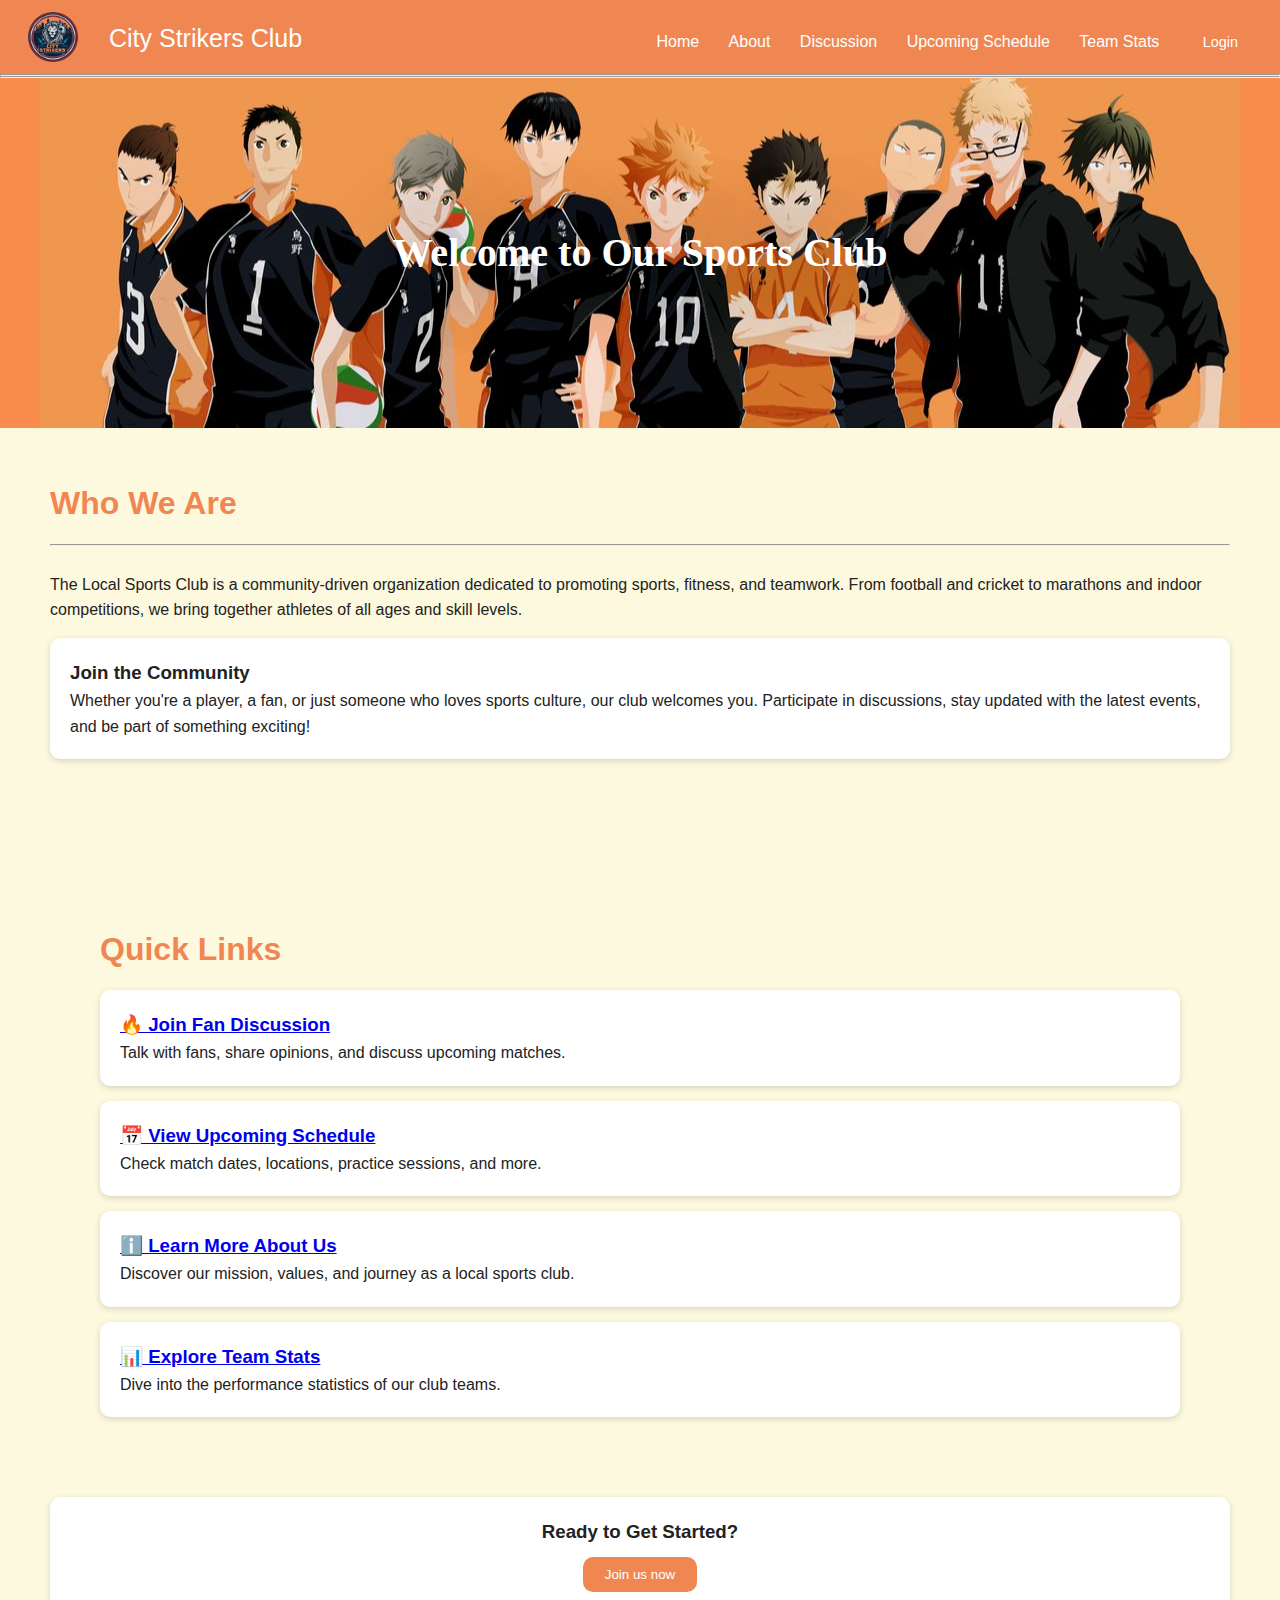
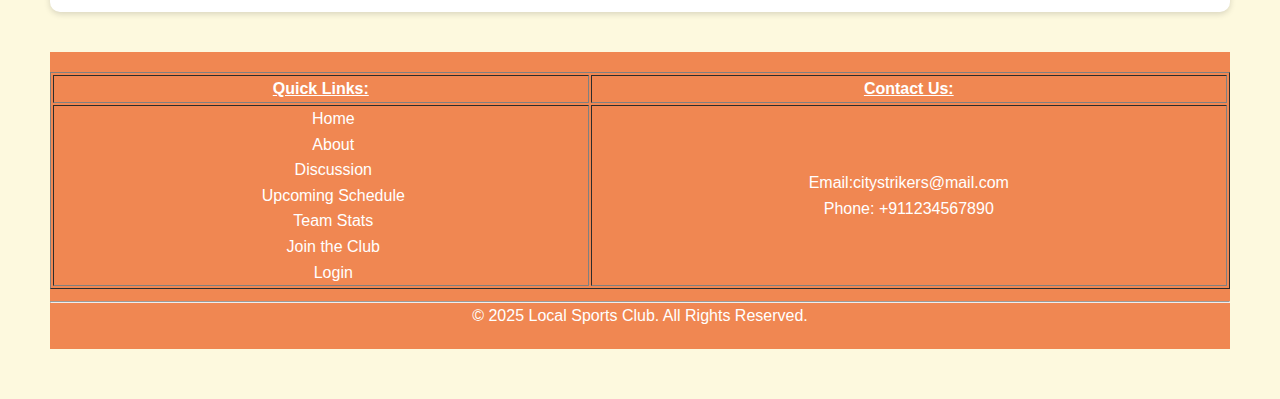
<file: index.html>
<!DOCTYPE html>
<html lang="en">
<head>
    <meta charset="UTF-8">
    <meta name="viewport" content="width='device-width', initial-scale=1.0">
    <link rel="stylesheet" href="stylee.css">
    <link rel="icon" href="favicon.ico"/>
    <title>City Strikers | Home</title>
</head>
<body>
<header>
     <div class="lt">
    <img src="iconclear.png" alt="Club Logo" class="clublogo">
    <span class="cn"><a href="index.html">City Strikers Club</a></span></div>
 <nav>
     <a href="index.html">Home</a>
     <a href="about.html">About</a>
     <a href="discussion.html">Discussion</a>
     <a href="schedule.html">Upcoming Schedule</a>
     <a href="teams.html" class="active">Team Stats</a>
     <a href="login.html"><button type="button" style="padding:6px 14px; font-size:0.9rem;">Login</button></a>
 </nav>
</header>   
<hr>
<hr>
<div class="hero">
Welcome to Our Sports Club
</div>
<section>
<h2>Who We Are</h2>
<hr>
<br>
<p>
The Local Sports Club is a community-driven organization dedicated to promoting sports,
fitness, and teamwork. From football and cricket to marathons and indoor competitions,
we bring together athletes of all ages and skill levels.
</p>
<div class="card">
<h3 class="">Join the Community</h3>
<p>
Whether you're a player, a fan, or just someone who loves sports culture,
our club welcomes you. Participate in discussions, stay updated with the
latest events, and be part of something exciting!
</p>
</div>
</section>
<section>
    
<section>
<h2>Quick Links</h2>
<div class="card">
<h3><a href="discussion.html">🔥 Join Fan Discussion</a></h3>
<p>Talk with fans, share opinions, and discuss upcoming matches.</p>
</div>
<div class="card">
<h3><a href="schedule.html">📅 View Upcoming Schedule</a></h3>
<p>Check match dates, locations, practice sessions, and more.</p>
</div>
<div class="card">
<h3><a href="about.html">ℹ️ Learn More About Us</a></h3>
<p>Discover our mission, values, and journey as a local sports club.</p>
</div>
<div class="card">
<h3><a href="teams.html">📊 Explore Team Stats</a></h3>
<p>Dive into the performance statistics of our club teams.</p>
</div>
</section>
<div class="card"><center>
<h3>Ready to Get Started?</h3>
    <a href="joinform.html"><button>Join us now</button></a></center>
</div>
<footer>
    <table style="width:100%;margin-bottom:12px;" border="1">
        <tr>
            <td><strong><u>Quick Links:</u></strong></td>
            <td><strong><u>Contact Us:</u></strong></td>
        </tr>
        <tr>
            <td><nav>
                <a href="index.html">Home</a><br>
                <a href="about.html">About</a><br>
                <a href="discussion.html">Discussion</a><br>
                <a href="schedule.html">Upcoming Schedule</a><br>
                <a href="teams.html">Team Stats</a><br>
                <a href="joinform.html">Join the Club</a><br>
                <a href="login.html">Login</a></nav>
            </td>
            <td>
                <p>Email:citystrikers@mail.com</p>
                <p>Phone: +911234567890</p></td>
    </table><hr>

<p>&copy; 2025 Local Sports Club. All Rights Reserved.</p>
</footer>
</body>
</html>
</file>
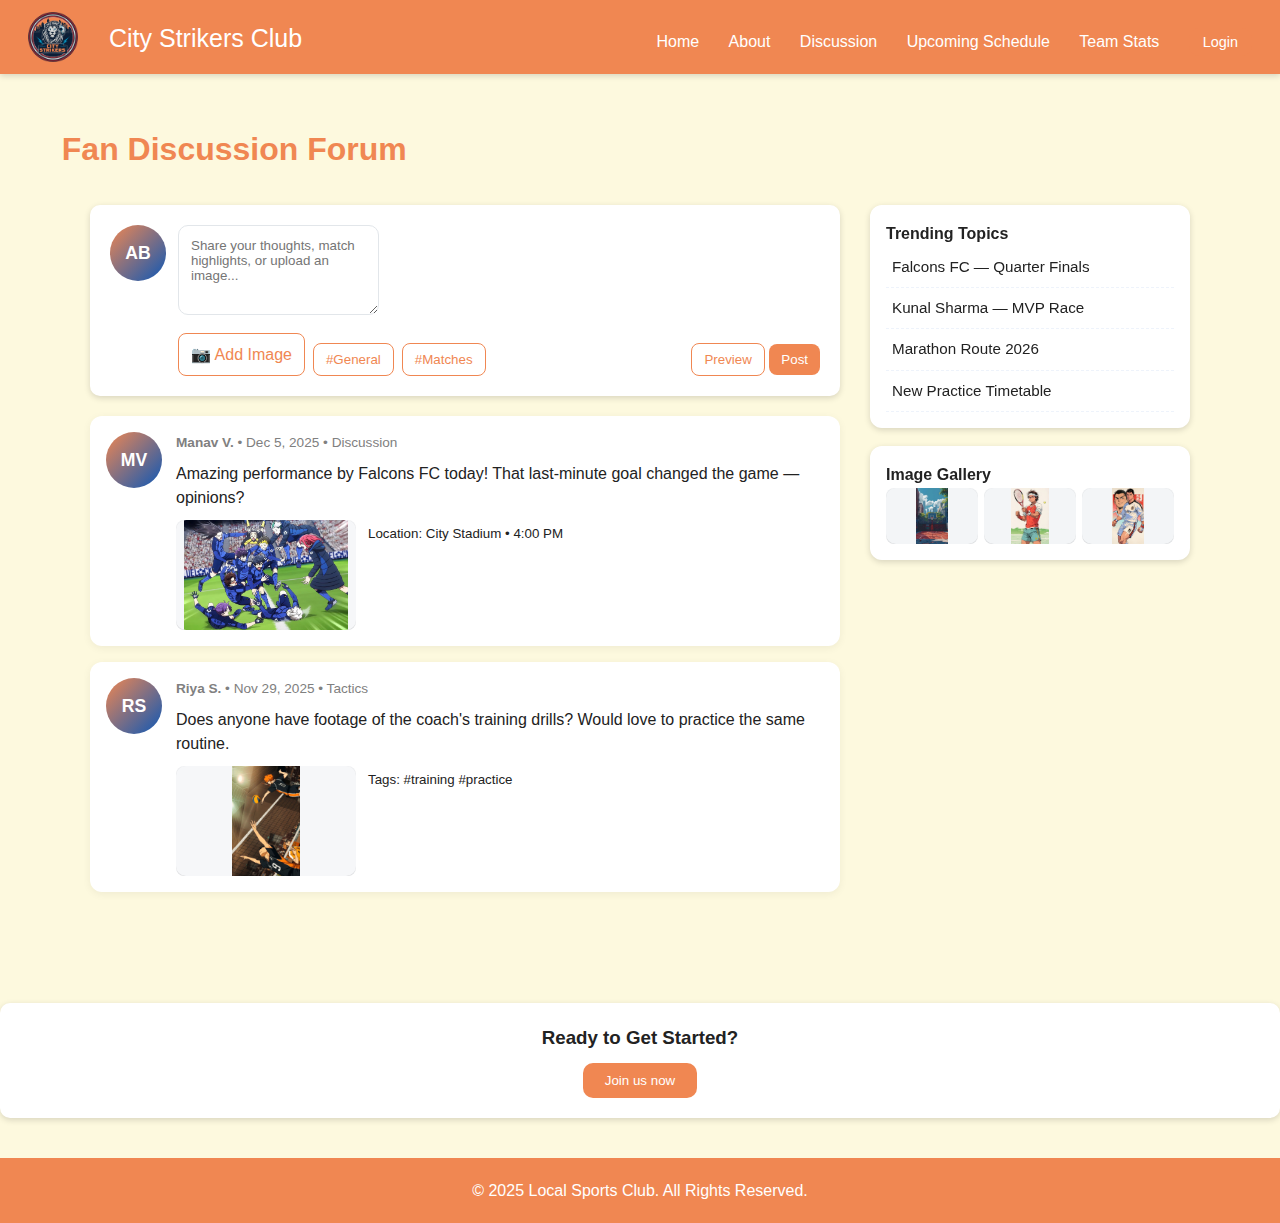
<file: discussion.html>
<!DOCTYPE html>
<html lang="en">
<head>
  <meta charset="UTF-8" />
  <meta name="viewport" content="width=device-width, initial-scale=1.0" />
  <link rel="icon" type="images/x-icon" href="favicon.ico"/>
  <title>City Strikers | Discussion Forum</title>
  <link rel="stylesheet" href="stylee.css" />
</head>
<body>
<header>
     <div class="lt">
    <img src="iconclear.png" alt="Club Logo" class="clublogo">
    <span class="cn"><a href="Home.html">City Strikers Club</a></span></div>
    <nav>
      <a href="index.html">Home</a>
      <a href="about.html">About</a>
      <a href="discussion.html">Discussion</a>
      <a href="schedule.html">Upcoming Schedule</a>
      <a href="teams.html" class="active">Team Stats</a>
      <a href="login.html"><button style="padding:6px 14px; font-size:0.9rem;">Login</button></a>
    </nav>
  </header>

  <section>
    <h2 style="margin-left:1%;">Fan Discussion Forum</h2>

    <div class="discussion-container">

      <div>
        <div class="post-box">
          <div class="post-input">
            <div class="avatar">AB</div>
            <div style="flex:1;">
              <textarea class="discussion-box" placeholder="Share your thoughts, match highlights, or upload an image..."></textarea>
          <div class="post-actions">
                <div style="display:flex;gap:8px;align-items:center;">
                  <label class="btn-secondary" style="cursor:pointer;">
               📷 Add Image
                   <input type="file" accept="image/*" style="display:none">
                  </label>
                  <button class="btn-secondary">#General</button>
          <button class="btn-secondary">#Matches</button>
                </div>
                <div>
                  <button class="btn-secondary">Preview</button>
             <button style="background:var(--primary); color:white; padding:8px 12px; border-radius:8px; border:none;">Post</button>
                </div>
        </div>
            </div>
          </div>
        </div>

        <div class="posts-list">

          <article class="post">
            <div class="avatar">MV</div>
            <div class="post-content">
              <div class="post-meta"><strong>Manav V.</strong> • Dec 5, 2025 • <span>Discussion</span></div>
              <div class="post-text">Amazing performance by Falcons FC today! That last-minute goal changed the game — opinions?</div>
              <div style="display:flex;gap:12px;align-items:flex-start;">
                <div class="image-slot">
                  <img src="i3.jpg" alt="Falcons Match">
                </div>
                <div style="flex:1;">
                  <small>Location: City Stadium • 4:00 PM</small>
                </div>
              </div>
            </div>
          </article>
          <article class="post">
            <div class="avatar">RS</div>
            <div class="post-content">
              <div class="post-meta"><strong>Riya S.</strong> • Nov 29, 2025 • <span>Tactics</span></div>
              <div class="post-text">Does anyone have footage of the coach's training drills? Would love to practice the same routine.</div>
              <div style="display:flex;gap:12px;align-items:flex-start;">
                <div class="image-slot">
                  <img src="i4.jpg" height="50px" width="100px" alt="Training Drill">
                </div>
                <div style="flex:1;">
                  <small>Tags: #training #practice</small>
                </div>
              </div>
            </div>
          </article>

    

 </div>
  </div>
      <aside class="sidebar">
        <div class="card-compact">
          <h4>Trending Topics</h4>
          <ul class="trending-list">
            <li>Falcons FC — Quarter Finals</li>
            <li>Kunal Sharma — MVP Race</li>
            <li>Marathon Route 2026</li>
            <li>New Practice Timetable</li>
          </ul>
        </div>
        <div class="card-compact">
          <h4>Image Gallery</h4>
          <div style="display:grid;grid-template-columns:repeat(3,1fr);gap:6px;">
            <div style="background:#f3f5f7;height:56px;border-radius:8px;overflow:hidden;"><img src="i5.jpg" style="width:100%;height:100%;object-fit:scale-down"></div>
            <div style="background:#f3f5f7;height:56px;border-radius:8px;overflow:hidden;"><img src="i6.jpg" style="width:100%;height:100%;object-fit:scale-down"></div>
            <div style="background:#f3f5f7;height:56px;border-radius:8px;overflow:hidden;"><img src="i7.jpg" style="width:100%;height:100%;object-fit:scale-down"></div>
          </div>
        </div>

      </aside>

    </div>
  </section>
  <div class="card"><center>
<h3>Ready to Get Started?</h3>
    <a href="joinform.html"><button>Join us now</button></a></center>
</div>

  <footer>
    <p>&copy; 2025 Local Sports Club. All Rights Reserved.</p>
  </footer>
</body>
</html>
</file>
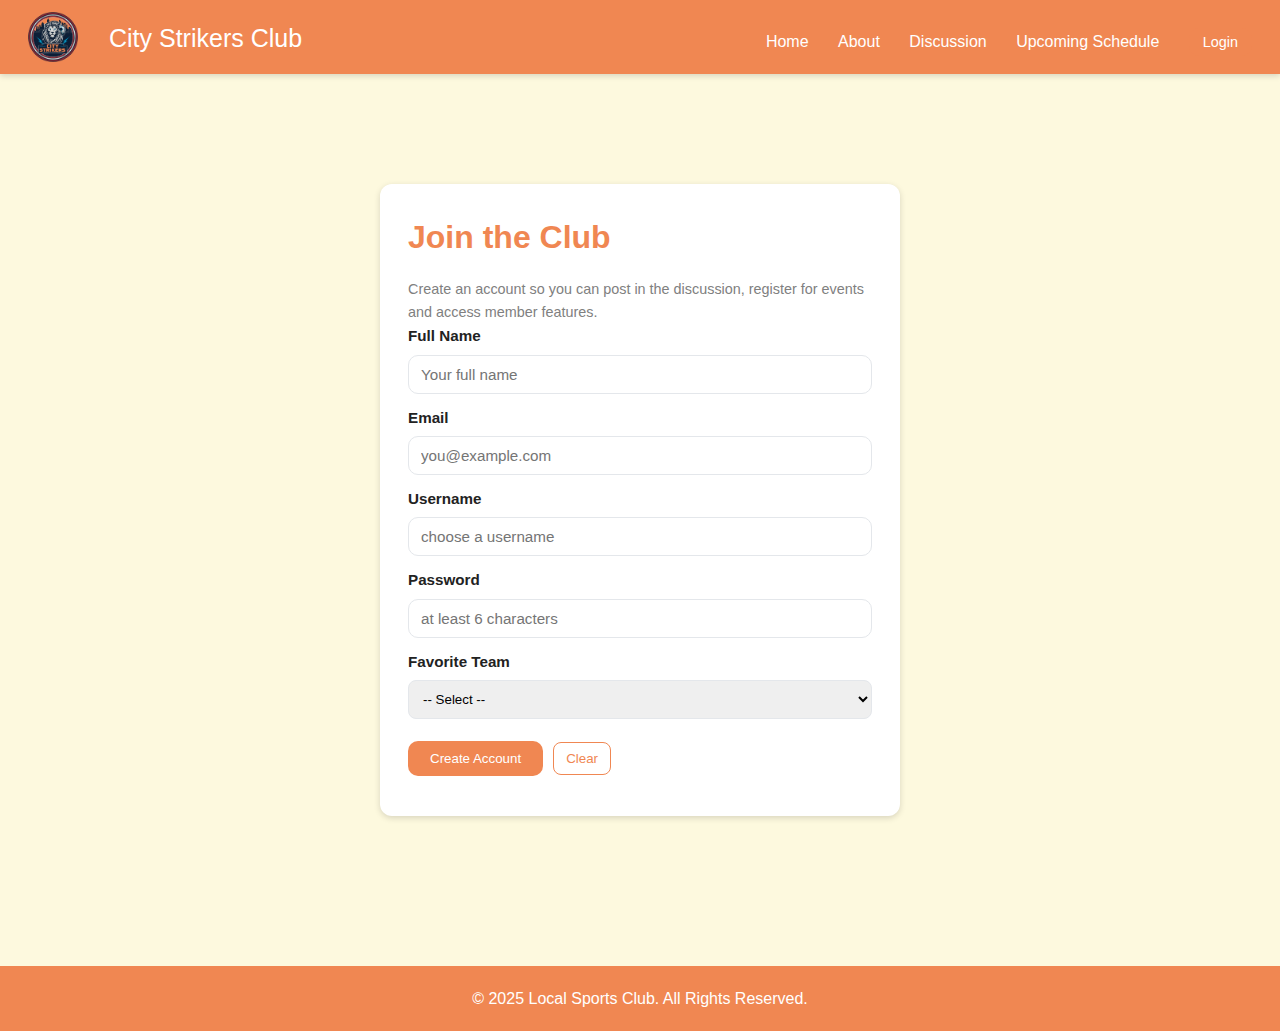
<file: joinform.html>
<!DOCTYPE html>
<html lang="en">
<head>
  <meta charset="utf-8" />
  <meta name="viewport" content="width=device-width, initial-scale=1" />
  <title>Join the Club | City Strikers</title>
  <link rel="icon" type="images/x-icon" href="favicon.ico"/>
  <link rel="stylesheet" href="stylee.css" />
  <style>
    .join-container {
      max-width: 520px;
      margin: 60px auto;
      background: var(--card-bg);
      padding: 28px;
      border-radius: 12px;
      box-shadow: var(--shadow);
    }

    .form-row { margin-bottom: 12px; }
    label { display:block; font-weight:600; margin-bottom:6px; }
    input, select { width:100%; padding:10px; border-radius:8px; border:1px solid #e4e7eb; }
    .small { font-size:0.9rem; color:gray; margin-top:6px; }
    .success { color: #0b6b3a; font-weight:600; }
    .error { color: #b00020; font-weight:600; }
  </style>
</head>
<body>
  <header>
     <div class="lt">
    <img src="iconclear.png" alt="Club Logo" class="clublogo">
    <span class="cn"><a href="Home.html">City Strikers Club</a></span></div>
    <nav>
      <a href="index.html">Home</a>
      <a href="about.html">About</a>
      <a href="discussion.html">Discussion</a>
      <a href="schedule.html">Upcoming Schedule</a>
      <a href="login.html"><button style="padding:6px 14px; font-size:0.9rem;">Login</button></a>
    </nav>
  </header>

  <section>
    <div class="join-container">
      <h2>Join the Club</h2>
      <p class="small">Create an account so you can post in the discussion, register for events and access member features.</p>

      <form id="joinForm">
        <div class="form-row">
          <label for="fullName">Full Name</label>
          <input id="fullName" name="fullName" type="text" required placeholder="Your full name">
        </div>

        <div class="form-row">
          <label for="email">Email</label>
          <input id="email" name="email" type="email" required placeholder="you@example.com">
        </div>

        <div class="form-row">
          <label for="username">Username</label>
          <input id="username" name="username" type="text" required placeholder="choose a username">
        </div>

        <div class="form-row">
          <label for="password">Password</label>
          <input id="password" name="password" type="password" required placeholder="at least 6 characters">
        </div>

        <div class="form-row">
          <label for="favoriteTeam">Favorite Team</label>
          <select id="favoriteTeam" name="favoriteTeam">
            <option value="">-- Select --</option>
            <option>Falcons FC</option>
            <option>Thunder Hoopers</option>
            <option>Royal Strikers</option>
            <option>Spike Masters</option>
            <option>Smash Warriors</option>
          </select>
        </div>

        <div style="display:flex;gap:10px;align-items:center;">
          <button type="submit">Create Account</button>
          <button type="button" id="clearBtn" class="btn-secondary">Clear</button>
        </div>

        <p id="message" class="small" style="margin-top:12px;"></p>
      </form>

    </div>
  </section>

  <footer>
    <p>&copy; 2025 Local Sports Club. All Rights Reserved.</p>
  </footer>
<script>
    // Very simple client-side account storage using localStorage.
    // NOT secure for production. This is for demo/assignment purposes only.

    const form = document.getElementById('joinForm');
    const message = document.getElementById('message');
    const clearBtn = document.getElementById('clearBtn');

    // Helper: get stored users (array)
    function getStoredUsers(){
      try{
        const raw = localStorage.getItem('sportsClubUsers');
        return raw ? JSON.parse(raw) : [];
      }catch(e){ return []; }
    }

    // Helper: save users array
    function saveUsers(users){
      localStorage.setItem('sportsClubUsers', JSON.stringify(users));
    }

    // Simple (insecure) string obfuscation for password using btoa. For demo only.
    function obfuscatePassword(pwd){
      try{ return btoa(pwd); }catch(e){ return pwd; }
    }

    form.addEventListener('submit', function(e){
      e.preventDefault();
      message.textContent = '';

      const fullName = form.fullName.value.trim();
      const email = form.email.value.trim().toLowerCase();
      const username = form.username.value.trim();
      const password = form.password.value;
      const favoriteTeam = form.favoriteTeam.value;

      if(password.length < 6){
        message.textContent = 'Password must be at least 6 characters.';
        message.className = 'error';
        return;
      }

      const users = getStoredUsers();

      // Check for duplicate email or username
      if(users.some(u => u.email === email)){
        message.textContent = 'An account with that email already exists.';
        message.className = 'error';
        return;
      }
      if(users.some(u => u.username === username)){
        message.textContent = 'Username already taken. Choose another.';
        message.className = 'error';
        return;
      }

      const newUser = {
        id: Date.now(),
        fullName,
        email,
        username,
        password: obfuscatePassword(password),
        favoriteTeam,
      };

      users.push(newUser);
      saveUsers(users);

      message.textContent = 'Account created successfully! Redirecting to login...';
      message.className = 'success';

      // small delay then redirect to login page so user sees message
      setTimeout(() => { window.location.href = 'login.html'; }, 1000);
    });

    clearBtn.addEventListener('click', function(){
      form.reset();
      message.textContent = '';
    });
  </script>
 
  
</body>
</html>
</file>
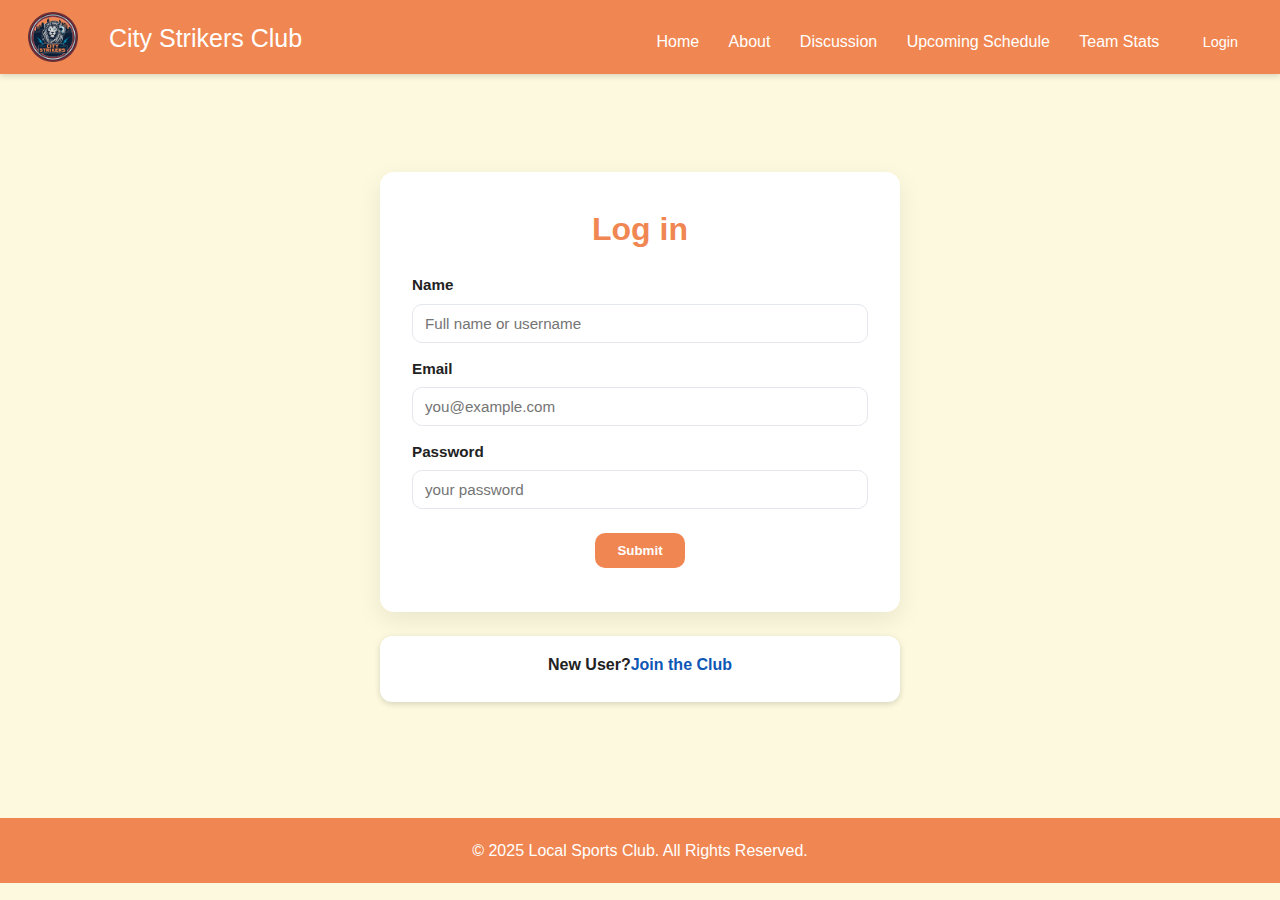
<file: login.html>
<!DOCTYPE html>
<html lang="en">
<head>
  <meta charset="utf-8" />
  <meta name="viewport" content="width=device-width, initial-scale=1" />
  <title>Login | City Strikers</title>
  <link rel="icon" type="images/x-icon" href="favicon.ico"/>
  <link rel="stylesheet" href="stylee.css" />
  <style>
    @media (max-width: 600px) {
      .login-card { padding: 20px; }
      .login-wrap { margin: 28px auto; }
    }
  </style>
</head>
<body>
  <header>
    <div class="lt">
      <img src="iconclear.png" alt="Club Logo" class="clublogo">
      <span class="cn"><a href="index.html">City Strikers Club</a></span>
    </div>
    <nav>
      <a href="index.html">Home</a>
      <a href="about.html">About</a>
      <a href="discussion.html">Discussion</a>
      <a href="schedule.html">Upcoming Schedule</a>
      <a href="teams.html">Team Stats</a>
      <a href="login.html"><button style="padding:6px 14px; font-size:0.9rem;">Login</button></a>
    </nav>
  </header>

  <main class="login-wrap">
    <section>
      <div class="card login-card">
        <h2>Log in</h2>

        <form id="loginForm" novalidate>
          <div class="form-row">
            <label for="name">Name</label>
            <input type="text" id="name" name="name" placeholder="Full name or username">
            <div id="nameError" class="error" style="font-weight:600;margin-top:6px"></div>
          </div>

          <div class="form-row">
            <label for="email">Email</label>
            <input type="email" id="email" name="email" placeholder="you@example.com" required>
            <div id="emailError" class="error" style="font-weight:600;margin-top:6px"></div>
          </div>

          <div class="form-row">
            <label for="password">Password</label>
            <input type="password" id="password" name="password" placeholder="your password" required>
            <div id="passwordError" class="error" style="font-weight:600;margin-top:6px"></div>
          </div>

          <div class="btn-row">
            <button type="submit" class="btn-primary">Submit</button>
          </div>

          <p id="message" role="status" aria-live="polite" class="small"></p>
        </form>
      </div>

      <div class="card small-cta">
        <h4 style="margin:0 0 8px 0">New User?</h4>
        <a href="joinform.html">Join the Club</a>
      </div>
    </section>
  </main>
<footer>  
<p>&copy; 2025 Local Sports Club. All Rights Reserved.</p>
  </footer>

  <script>
    (function() {
      const form = document.getElementById('loginForm');
      const msg = document.getElementById('message');

      function clearErrors() {
        document.getElementById("nameError").textContent = "";
        document.getElementById("emailError").textContent = "";
        document.getElementById("passwordError").textContent = "";
        msg.textContent = "";
        msg.className = 'small';
      }

      const emailPattern = /^[a-zA-Z0-9._%+-]+@[a-zA-Z0-9.-]+\.[a-zA-Z]{2,}$/;

      function getStoredUsers(){
        try {
          const raw = localStorage.getItem('sportsClubUsers');
          return raw ? JSON.parse(raw) : [];
        } catch(e) {
          return [];
        }
      }

      function encodePassword(pwd){
        try { return btoa(pwd); }
        catch(e) { return pwd; }
      }

      form.addEventListener('submit', function(e) {
        e.preventDefault();
        clearErrors();

        let isValid = true;
        const name = document.getElementById("name").value.trim();
        const email = document.getElementById("email").value.trim();
        const password = document.getElementById("password").value;

        if (email === "") {
          document.getElementById("emailError").textContent = "Email is required.";
          isValid = false;
        } else if (!emailPattern.test(email)) {
          document.getElementById("emailError").textContent = "Invalid email format.";
          isValid = false;
        }

        if (!password) {
          document.getElementById("passwordError").textContent = "Password is required.";
          isValid = false;
        } else if (password.length < 6) {
          document.getElementById("passwordError").textContent = "Password must be at least 6 characters.";
          isValid = false;
        }

        if (!isValid) return;

        const users = getStoredUsers();
        const byEmail = users.find(u => u.email === email.toLowerCase());
        let user = byEmail || null;

        if (!user && name) {
          const lowerName = name.toLowerCase();
          user = users.find(u =>
            (u.username && u.username.toLowerCase() === lowerName) ||
            (u.fullName && u.fullName.toLowerCase() === lowerName)
          );
        }

        if (!user) {
          msg.textContent = 'No account found with that email (or name).';
          msg.className = 'small error';
          return;
        }

        const encoded = encodePassword(password);
        if (encoded === user.password) {
          try {
            localStorage.setItem('sportsClubSession', JSON.stringify({ userId: user.id, loggedAt: Date.now() }));
          } catch(e) { /* ignore */ }

          msg.textContent = 'Login successful — redirecting to Home...';
          msg.className = 'small success';

          setTimeout(() => { window.location.href = 'index.html'; }, 700);
        } else {
          msg.textContent = 'Incorrect password.';
          msg.className = 'small error';
        }
      });
    })();
  </script>
</body>
</html>
</file>
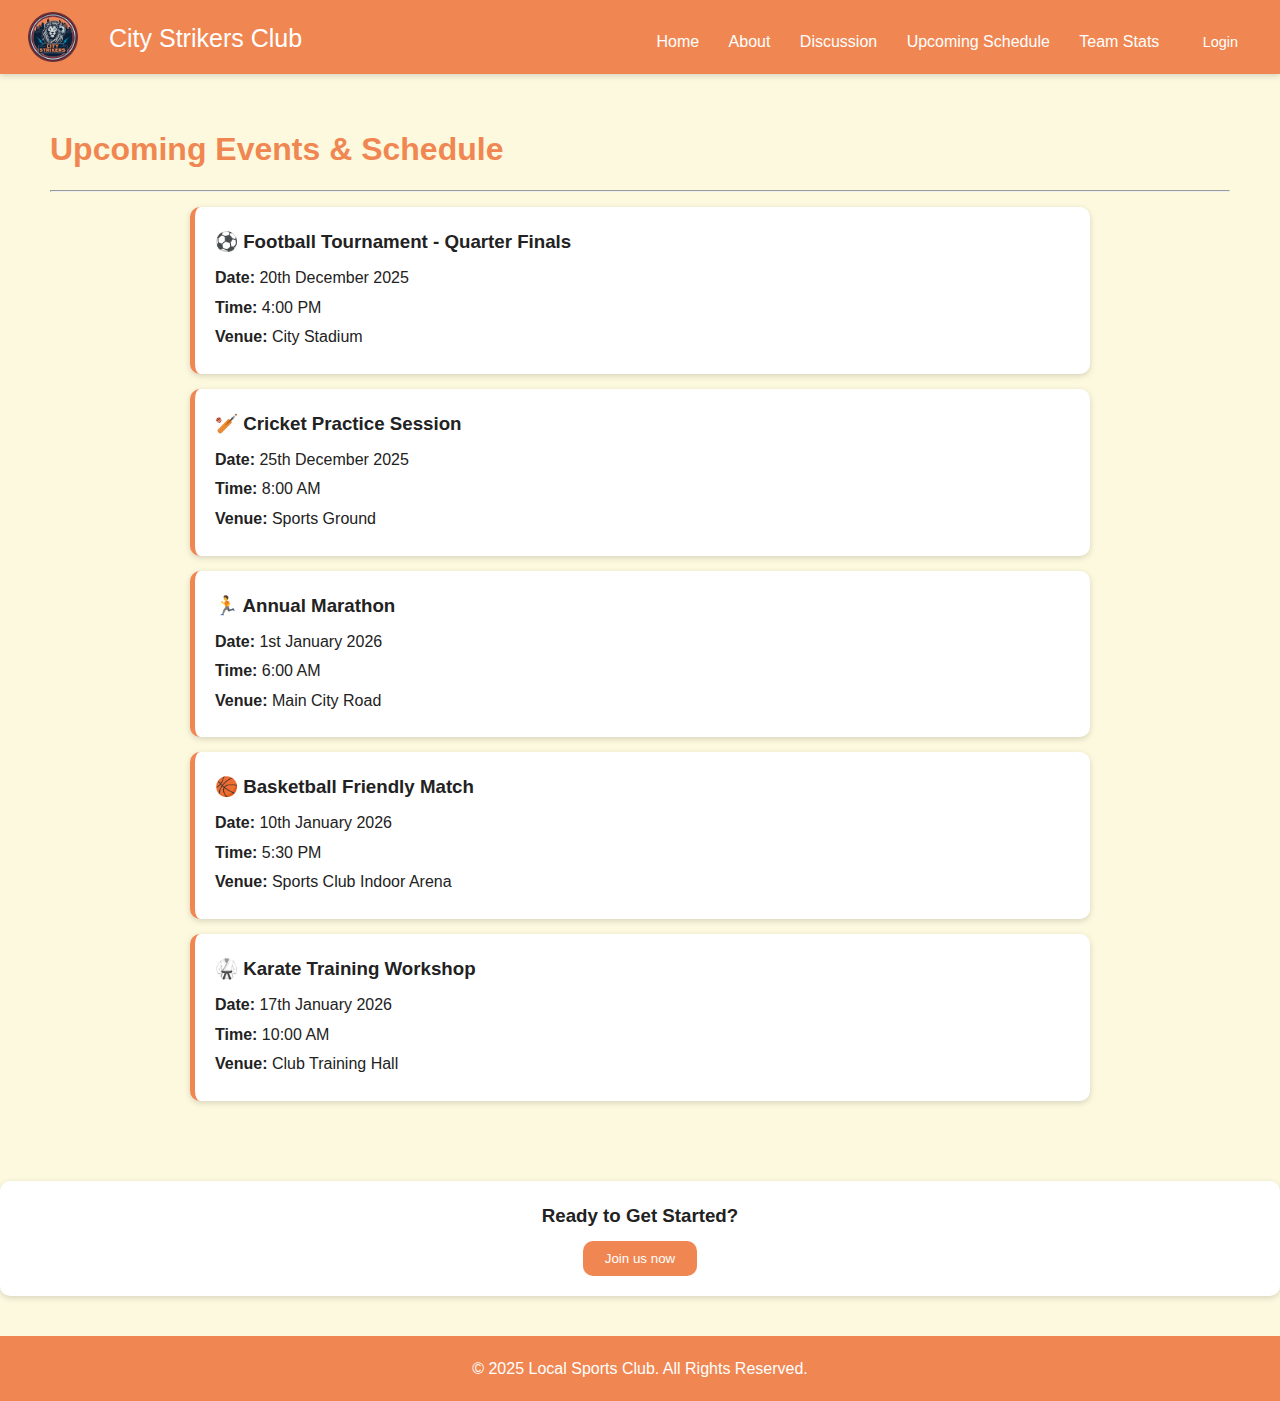
<file: schedule.html>
<!DOCTYPE html>
<html lang="en">
<head>
  <meta charset="UTF-8" />
  <meta name="viewport" content="width=device-width, initial-scale=1.0" />
  <title>City Strikers | Upcoming Schedule</title>
  <link rel="icon" type="images/x-icon" href="favicon.ico"/>
  <link rel="stylesheet" href="stylee.css" />
  <style>
    .schedule-container {
      max-width: 900px;
      margin: auto;
    }

    .event-card {
      background: var(--card-bg);
      padding: 20px;
      border-radius: var(--radius);
      box-shadow: var(--shadow);
      margin: 15px 0;
      border-left: 5px solid var(--primary);
    }

    .event-card h3 {
      margin-bottom: 8px;
    }

    .event-card p {
      margin: 4px 0;
    }
  </style>
</head>
<body>
  <!-- Header -->
  <header>
     <div class="lt">
    <img src="iconclear.png" alt="Club Logo" class="clublogo">
    <span class="cn"><a href="Home.html">City Strikers Club</a></span></div>
    <nav>
      <a href="index.html">Home</a>
      <a href="about.html">About</a>
      <a href="discussion.html">Discussion</a>
      <a href="schedule.html">Upcoming Schedule</a>
      <a href="teams.html" class="active">Team Stats</a>
      <a href="login.html"><button style="padding:6px 14px; font-size:0.9rem;">Login</button></a>
    </nav>
  </header>

  <!-- Schedule Section -->
  <section>
    <h2>Upcoming Events & Schedule</h2>
    <hr>
    <div class="schedule-container">

      <div class="event-card">
        <h3>⚽ Football Tournament - Quarter Finals</h3>
        <p><strong>Date:</strong> 20th December 2025</p>
        <p><strong>Time:</strong> 4:00 PM</p>
        <p><strong>Venue:</strong> City Stadium</p>
      </div>

      <div class="event-card">
        <h3>🏏 Cricket Practice Session</h3>
        <p><strong>Date:</strong> 25th December 2025</p>
        <p><strong>Time:</strong> 8:00 AM</p>
        <p><strong>Venue:</strong> Sports Ground</p>
      </div>

      <div class="event-card">
        <h3>🏃 Annual Marathon</h3>
        <p><strong>Date:</strong> 1st January 2026</p>
        <p><strong>Time:</strong> 6:00 AM</p>
        <p><strong>Venue:</strong> Main City Road</p>
      </div>

      <div class="event-card">
        <h3>🏀 Basketball Friendly Match</h3>
        <p><strong>Date:</strong> 10th January 2026</p>
        <p><strong>Time:</strong> 5:30 PM</p>
        <p><strong>Venue:</strong> Sports Club Indoor Arena</p>
      </div>

      <div class="event-card">
        <h3>🥋 Karate Training Workshop</h3>
        <p><strong>Date:</strong> 17th January 2026</p>
        <p><strong>Time:</strong> 10:00 AM</p>
        <p><strong>Venue:</strong> Club Training Hall</p>
      </div>

    </div>
  </section>
   <div class="card"><center>
      <h3>Ready to Get Started?</h3>
     <a href="joinform.html"><button>Join us now</button></a></center>
   </div>
  <!-- Footer -->
  <footer>
    <p>&copy; 2025 Local Sports Club. All Rights Reserved.</p>
  </footer>
</body>
</html>
</file>
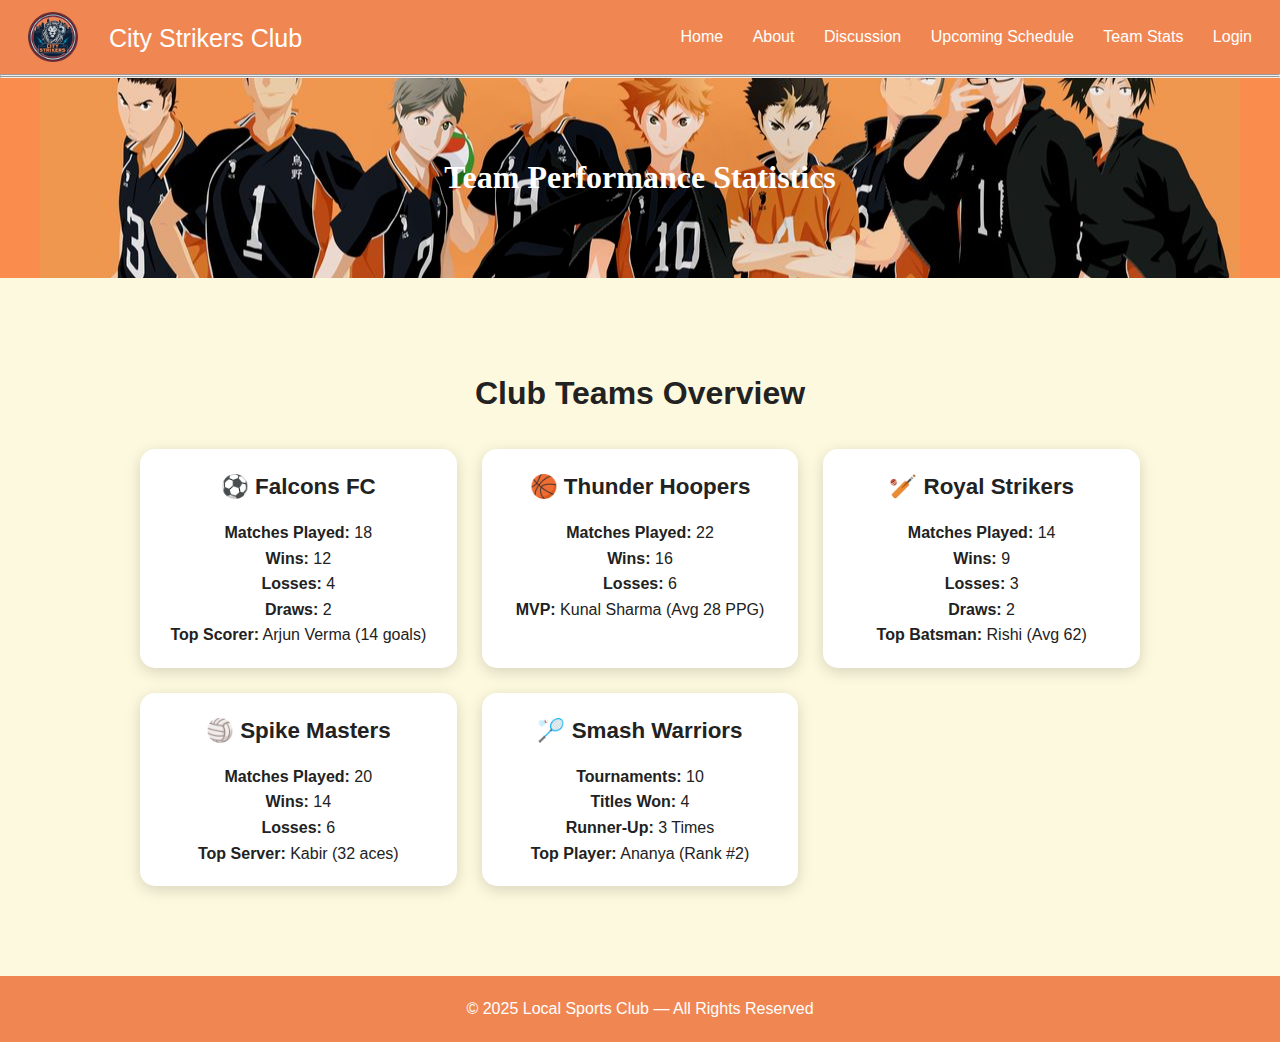
<file: teams.html>
<!DOCTYPE html>
<html lang="en">
<head>
    <meta charset="UTF-8">
    <meta name="viewport" content="width=device-width, initial-scale=1.0">
    <title>Team Stats | City Strikers</title>
    <link rel="icon" type="images/x-icon" href="favicon.ico"/>
    <link rel="stylesheet" href="stylee.css">
</head>

<body>

    <header>
        <div class="lt">
    <img src="iconclear.png" alt="Club Logo" class="clublogo">
    <span class="cn"><a href="index.html">City Strikers Club</a></span></div>
        <nav>
            <a href="index.html">Home</a>
            <a href="about.html">About</a>
            <a href="discussion.html">Discussion</a>
            <a href="schedule.html">Upcoming Schedule</a>
            <a href="teams.html" class="active">Team Stats</a>
            <a href="login.html">Login</a>
        </nav>
    </header>
    <hr><hr>

    <section class="hero" style="height:200px; font-size:2rem;">
        Team Performance Statistics
    </section>

    <section class="stats-container">

        <h2 class="section-title">Club Teams Overview</h2>

        <div class="stats-grid">

            <div class="stats-card">
                <h3>⚽ Falcons FC</h3>
                <p><strong>Matches Played:</strong> 18</p>
                <p><strong>Wins:</strong> 12</p>
                <p><strong>Losses:</strong> 4</p>
                <p><strong>Draws:</strong> 2</p>
                <p><strong>Top Scorer:</strong> Arjun Verma (14 goals)</p>
            </div>

            <!-- Team 2 -->
            <div class="stats-card">
                <h3>🏀 Thunder Hoopers</h3>
                <p><strong>Matches Played:</strong> 22</p>
                <p><strong>Wins:</strong> 16</p>
                <p><strong>Losses:</strong> 6</p>
                <p><strong>MVP:</strong> Kunal Sharma (Avg 28 PPG)</p>
            </div>

            <!-- Team 3 -->
            <div class="stats-card">
                <h3>🏏 Royal Strikers</h3>
                <p><strong>Matches Played:</strong> 14</p>
                <p><strong>Wins:</strong> 9</p>
                <p><strong>Losses:</strong> 3</p>
                <p><strong>Draws:</strong> 2</p>
                <p><strong>Top Batsman:</strong> Rishi (Avg 62)</p>
            </div>

            <!-- Team 4 -->
            <div class="stats-card">
                <h3>🏐 Spike Masters</h3>
                <p><strong>Matches Played:</strong> 20</p>
                <p><strong>Wins:</strong> 14</p>
                <p><strong>Losses:</strong> 6</p>
                <p><strong>Top Server:</strong> Kabir (32 aces)</p>
            </div>

            <!-- Team 5 -->
            <div class="stats-card">
                <h3>🏸 Smash Warriors</h3>
                <p><strong>Tournaments:</strong> 10</p>
                <p><strong>Titles Won:</strong> 4</p>
                <p><strong>Runner-Up:</strong> 3 Times</p>
                <p><strong>Top Player:</strong> Ananya (Rank #2)</p>
            </div>

        </div>

    </section>

    <!-- FOOTER -->
    <footer class="footer">
        © 2025 Local Sports Club — All Rights Reserved
    </footer>

</body>
</html>
</file>
<file: stylee.css>
body{
  background-color: #f6d49a;
}
.lt{
  display: flex;
  align-items: center;
  gap: 6px;
}
.cn{
  font-size: 1.8rem;
  font-weight: 700;
  color: var(--light-text);
}
.logo {
  display: flex;
  align-items: center;
  gap: 12px;
}

.clublogo {
  height: 50px;
  width: auto; 
  padding: 0;
  margin: 0;
  display: block;
  object-fit: contain;
  background: transparent;
}

:root {
  --primary: #f08752;
  --secondary: #0e57b5;
  --light-bg: #fdf9de;
  --dark-text: #222;
  --light-text: #fff;
  --card-bg: #ffffff;
  --shadow: 0 2px 6px rgba(0,0,0,0.15);
  --radius: 10px;
}


* {
  margin: 0;
  padding: 0;
  box-sizing: border-box;
  font-family: "Poppins", sans-serif;
}

body {
  background: var(--light-bg);
  color: var(--dark-text);
  line-height: 1.6;
}
header {
  background: var(--primary);
  color: var(--light-text);
  padding: 12px 28px;
  display: flex;
  justify-content: space-between;
  align-items: center;
  box-shadow: var(--shadow);
}
header a {
  color: var(--light-text);
  margin-left: 25px;
  text-decoration: none;
  font-size: 25px;
  font-weight: 500;
  transition: 0.3s;
}

header h1 {
  font-size: 1.8rem;
  font-weight: 600;
}

nav a {
  color: var(--light-text);
  margin-left: 25px;
  text-decoration: none;
  font-size: 1rem;
  font-weight: 500;
  transition: 0.3s;
}

nav a:hover {
  color: #dce9ff;
}

.hero {
  height: 350px;
  background-image: url("hero.jpg");
  background-color: #fa8d4e;
  background-position: center;
  background-repeat: no-repeat;
  display: flex;
  justify-content: center;
  align-items: center;
  color:rgb(255, 255, 255);
  font-family: cursive;
  font-size: 2.5rem;
  font-weight: 700;
  text-shadow: 0 0 100px rgba(0,0,0,0.7);
}


section {
  padding: 50px;
}
section img {
  max-width: 100%;
  border-radius: var(--radius);
  box-shadow: var(--shadow);
}
h2 {
  color: var(--primary);
  margin-bottom: 15px;
  font-size: 2rem;
}

.card {
  background: var(--card-bg);
  padding: 20px;
  border-radius: var(--radius);
  box-shadow: var(--shadow);
  margin: 15px 0;
}


.discussion-box textarea {
  width: 100%;
  height: 130px;
  padding: 10px;
  border-radius: var(--radius);
  border: 1px solid #ccc;
  resize: none;
}

button {
  background: var(--primary);
  color: var(--light-text);
  padding: 10px 22px;
  border: none;
  border-radius: var(--radius);
  cursor: pointer;
  margin-top: 10px;
  transition: 0.3s;
}

button:hover {
  background: var(--secondary);
}


.login-container {
  max-width: 400px;
  margin: 80px auto;
  background: var(--card-bg);
  padding: 30px;
  border-radius: var(--radius);
  box-shadow: var(--shadow);
}

.login-container input {
  width: 100%;
  padding: 12px;
  margin: 10px 0;
  border-radius: var(--radius);
  border: 1px solid #ccc;
}


footer {
  text-align: center;
  padding: 20px 0;
  background: var(--primary);
  color: var(--light-text);
  margin-top: 40px;
}
.stats-container {
  width: 90%;
  max-width: 1100px;
  margin: 40px auto;
  text-align: center;
}

.section-title {
  font-size: 2rem;
  margin-bottom: 30px;
  color: var(--accent);
}

.stats-grid {
  display: grid;
  grid-template-columns: repeat(auto-fit, minmax(250px, 1fr));
  gap: 25px;
}

.stats-card {
  background: var(--card-bg);
  padding: 20px;
  border-radius: 15px;
  box-shadow: 0 4px 15px rgba(0,0,0,0.15);
  transition: transform 0.3s ease, box-shadow 0.3s ease;
}

.stats-card:hover {
  transform: translateY(-5px);
  box-shadow: 0 8px 25px rgba(0,0,0,0.25);
}

.stats-card h3 {
  margin-bottom: 15px;
  color: var(--accent);
  font-size: 1.4rem;
}

.discussion-container {
      max-width: 1100px;
      margin: 30px auto;
      display: grid;
      grid-template-columns: 1fr 320px;
      gap: 30px;
    }

.post-box {
      background: var(--card-bg);
      padding: 20px;
      border-radius: var(--radius);
      box-shadow: var(--shadow);
      margin-bottom: 20px;
    }

.post-input {
      display: flex;
      gap: 12px;
      align-items: flex-start;
    }

.avatar {
      width: 56px;
      height: 56px;
      border-radius: 50%;
      background: linear-gradient(135deg,var(--primary),var(--secondary));
      display: flex;
      align-items: center;
      justify-content: center;
      color: #fff;
      font-weight: 700;
      flex-shrink: 0;
      font-size: 1.1rem;
    }

.post-input textarea {
      flex: 1;
      min-height: 90px;
      padding: 12px;
      border-radius: 10px;
      border: 1px solid #e2e6ea;
      resize: vertical;
      font-family: inherit;
    }

.post-actions {
      display:flex;
      justify-content:space-between;
      align-items:center;
      margin-top:10px;
    }

    .btn-secondary {
      background: transparent;
      color: var(--primary);
      border: 1px solid var(--primary);
      padding: 8px 12px;
      border-radius: 8px;
      cursor: pointer;
    }

    /* Post List */
    .posts-list .post {
      background: #fff;
      padding: 16px;
      border-radius: 12px;
      margin-bottom: 16px;
      box-shadow: 0 2px 8px rgba(0,0,0,0.06);
      display: flex;
      gap: 14px;
    }

    .post .post-content {
      flex: 1;
    }

    .post .post-meta {
      color: gray;
      font-size: 0.85rem;
      margin-bottom: 8px;
    }

    .post .post-text {
      margin-bottom: 10px;
      line-height: 1.5;
    }

    
    .post .image-slot {
      width: 180px;
      height: 110px;
      background: #f6f7f9;
      border-radius: 8px;
      display: flex;
      align-items: center;
      justify-content: center;
      color: #9aa4b2;
      font-size: 0.9rem;
      overflow: hidden;
    }

    .post .image-slot img {
      width: 100%;
      height: 100%;
      object-fit: scale-down;
      display: block;
    }
      .login-wrap {
      max-width: 720px;
      margin: 48px auto;
      padding: 0 20px;
    }

    .card.login-card {
      margin: 0 auto 24px auto;
      border-radius: 14px;
      padding: 32px;
      box-shadow: 0 8px 24px rgba(0,0,0,0.08);
      background: var(--card-bg);
      max-width: 520px;
    }

    .login-card h2 {
      text-align: center;
      color: var(--primary);
      font-size: 2rem;
      margin-bottom: 18px;
      font-weight: 700;
    }

    .form-row {
      margin-bottom: 14px;
    }

    .form-row label {
      display: block;
      font-weight: 600;
      margin-bottom: 6px;
      color: var(--dark-text);
      font-size: 0.95rem;
    }

    .form-row input {
      width: 100%;
      padding: 10px 12px;
      border-radius: 10px;
      border: 1px solid #e4e7eb;
      font-size: 0.95rem;
      font-family: inherit;
      box-sizing: border-box;
    }

    .form-row input:focus {
      outline: none;
      box-shadow: 0 0 0 4px rgba(14,87,181,0.06);
      border-color: var(--secondary);
    }

    .btn-row {
      text-align: center;
      margin-top: 6px;
    }

    .btn-primary {
      background: var(--primary);
      color: var(--light-text);
      padding: 10px 22px;
      border: none;
      border-radius: 10px;
      cursor: pointer;
      font-weight: 600;
    }
    .btn-primary:hover { background: var(--secondary); }

    #message {
      text-align: center;
      margin-top: 12px;
      font-weight: 600;
    }
    #message.error { color: #b00020; }
    #message.success { color: #0b6b3a; }

    .card.small-cta {
      max-width: 520px;
      margin: 18px auto;
      padding: 16px;
      border-radius: 12px;
      display: flex;
      justify-content: center;
    }

    .small-cta a {
      color: var(--secondary);
      font-weight: 600;
      text-decoration: none;
    }

  
    .sidebar {
      position: sticky;
      top: 20px;
      height: fit-content;
    }

    .card-compact {
      background: var(--card-bg);
      padding: 16px;
      border-radius: 12px;
      box-shadow: var(--shadow);
      margin-bottom: 18px;
      object-fit: scale-down;
    }

    .trending-list li {
      list-style: none;
      padding: 8px 6px;
      border-bottom: 1px dashed #eef3fb;
      font-size: 0.95rem;
    }

    .empty-message {
      text-align: center;
      margin: 20px 0;
      color: gray;
    }
     @media (max-width: 900px) {
      .discussion-container { grid-template-columns: 1fr; padding: 0 18px; }
      .post .image-slot { display: none; }
    }
</file>
